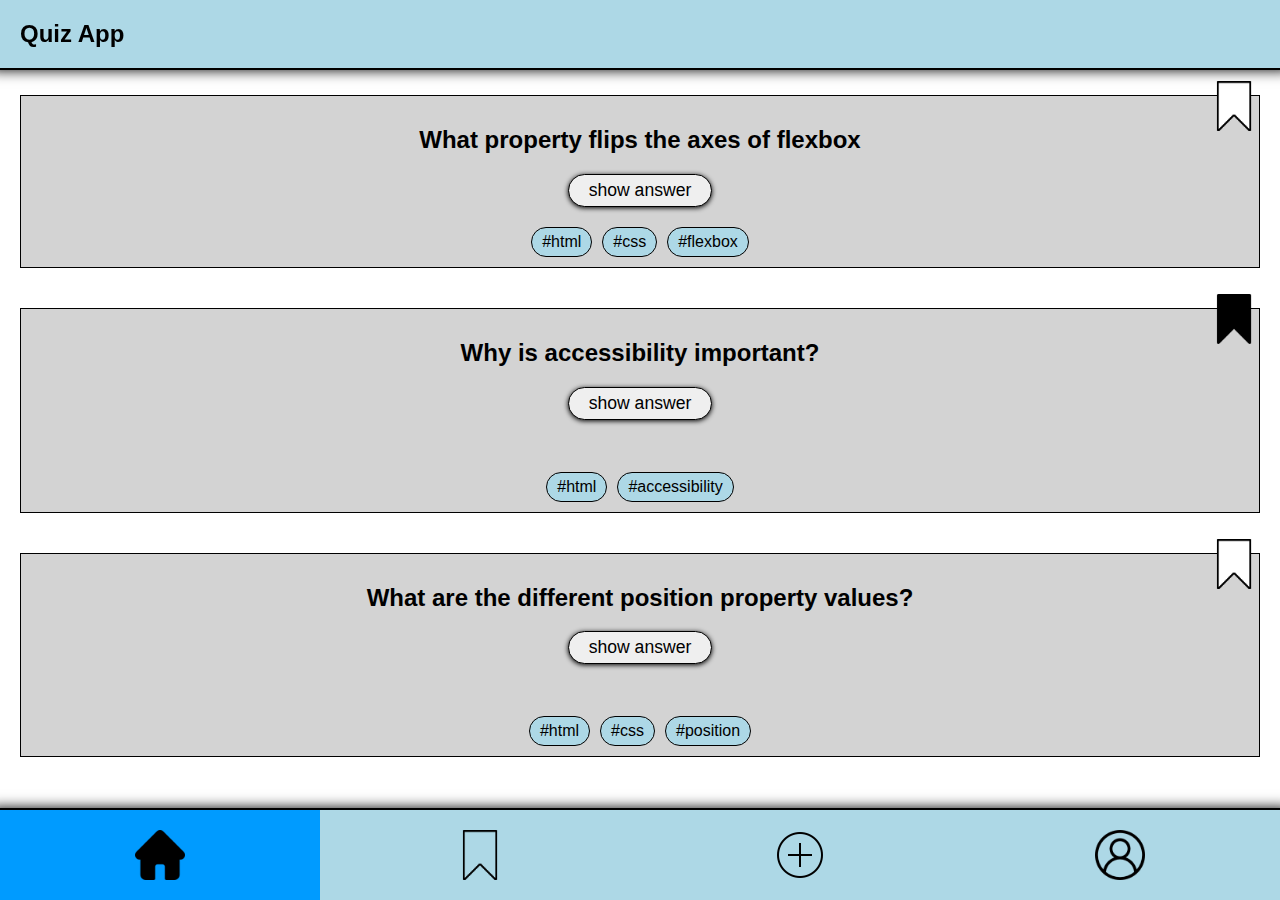
<file: index.html>
<!DOCTYPE html>
<html lang="en">
  <head>
    <meta charset="UTF-8" />
    <meta http-equiv="X-UA-Compatible" content="IE=edge" />
    <meta name="viewport" content="width=device-width, initial-scale=1.0" />
    <title>Document</title>
    <link rel="stylesheet" href="./styles.css" />
  </head>
  <body>
    <header>
      <h1>Quiz App</h1>
    </header>
    <main>
      <section class="question-card" data-js="question-card">
        <img
          class="question-card__icon"
          data-js="question-card__icon"
          src="./assets/bookmark.png"
          alt="bookmark"
        />
        <h2 class="question-card__title">
          What property flips the axes of flexbox
        </h2>
        <button class="question-card__button" data-js="question-card__button">
          show answer
        </button>
        <p class="question-card__answer" data-js="question-card__answer" hidden>
          I am an answer
        </p>
        <div class="question-card__tags">
          <div class="question-card__tag">#html</div>
          <div class="question-card__tag">#css</div>
          <div class="question-card__tag">#flexbox</div>
        </div>
      </section>
      <section class="question-card">
        <img
          class="question-card__icon question-card__icon--active"
          data-js="question-card__icon"
          src="./assets/bookmark_filled.png"
          alt="bookmark filled"
        />
        <h2 class="question-card__title">Why is accessibility important?</h2>
        <button class="question-card__button">show answer</button>
        <p class="question-card__answer"></p>
        <div class="question-card__tags">
          <div class="question-card__tag">#html</div>
          <div class="question-card__tag">#accessibility</div>
        </div>
      </section>
      <section class="question-card">
        <img
          class="question-card__icon"
          data-js="question-card__icon"
          src="./assets/bookmark.png"
          alt="bookmark"
        />
        <h2 class="question-card__title">
          What are the different position property values?
        </h2>
        <button class="question-card__button">show answer</button>
        <p class="question-card__answer"></p>
        <div class="question-card__tags">
          <div class="question-card__tag">#html</div>
          <div class="question-card__tag">#css</div>
          <div class="question-card__tag">#position</div>
        </div>
      </section>
    </main>
    <footer class="footer">
      <a href="index.html" class="footer__link footer__link--active">
        <img
          class="footer__icon footer__icon--filled"
          src="./assets/home_filled.png"
          alt="home filled"
        />
      </a>
      <a href="bookmark.html" class="footer__link">
        <img
          class="footer__icon"
          src="./assets/bookmark_transparent.png"
          alt="bookmark"
        />
      </a>
      <a href="form.html" class="footer__link">
        <img class="footer__icon" src="./assets/plus.png" alt="form" />
      </a>
      <a href="profile.html" class="footer__link">
        <img class="footer__icon" src="./assets/profile.png" alt="profile" />
      </a>
    </footer>
    <!-- <script type="module" src="./js/script.js"></script> -->
    <script type="module" src="./js/common.js"></script>
  </body>
</html>
</file>
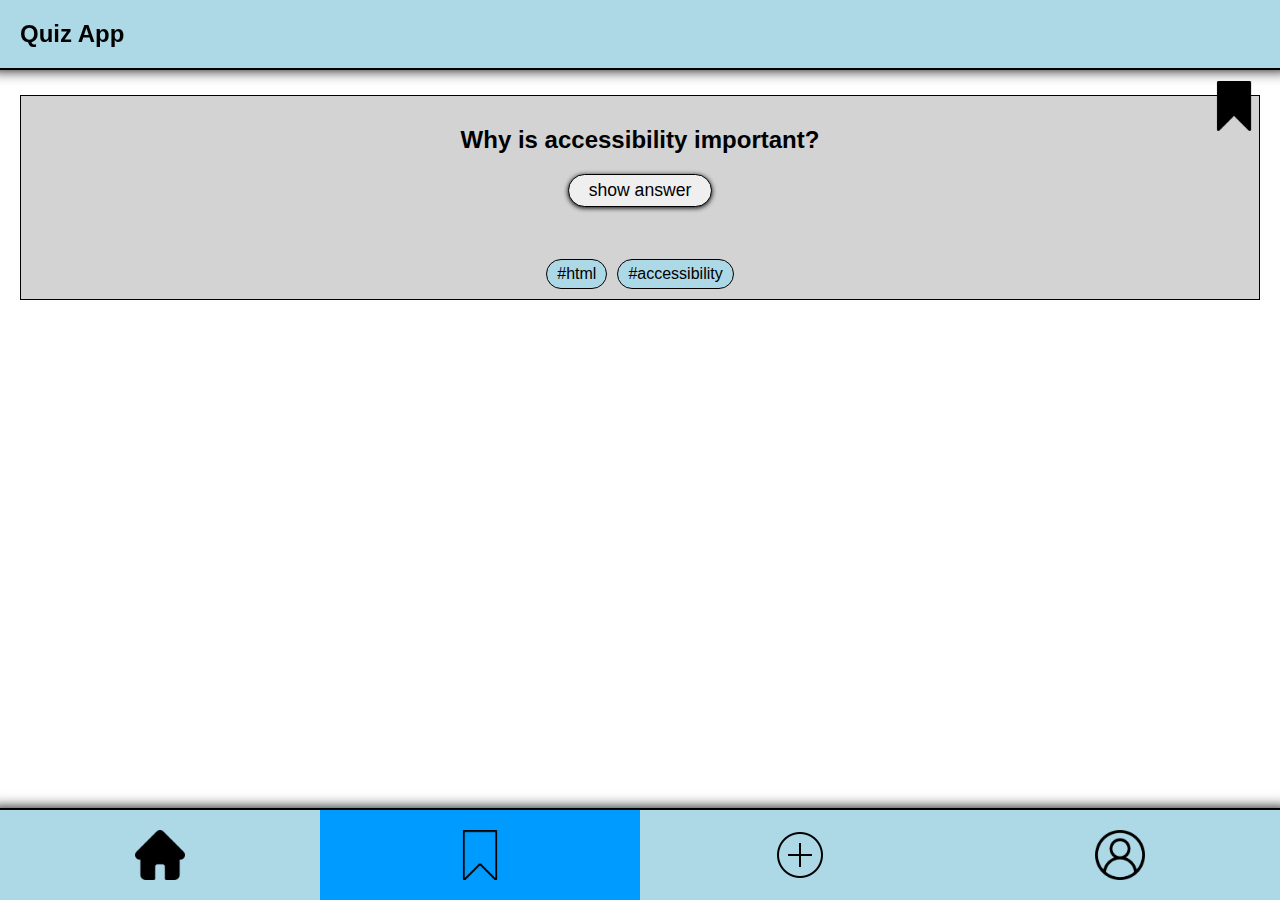
<file: bookmark.html>
<!DOCTYPE html>
<html lang="en">
  <head>
    <meta charset="UTF-8" />
    <meta http-equiv="X-UA-Compatible" content="IE=edge" />
    <meta name="viewport" content="width=device-width, initial-scale=1.0" />
    <title>Document</title>
    <link rel="stylesheet" href="./styles.css" />
  </head>
  <body>
    <header>
      <h1>Quiz App</h1>
    </header>
    <main>
      <section class="question-card">
        <img
          class="question-card__icon question-card__icon--active"
          src="./assets/bookmark_filled.png"
          alt="bookmark filled"
        />
        <h2 class="question-card__question">Why is accessibility important?</h2>
        <button class="question-card__button">show answer</button>
        <p class="question-card__answer"></p>
        <div class="question-card__tags">
          <div class="question-card__tag">#html</div>
          <div class="question-card__tag">#accessibility</div>
        </div>
      </section>
    </main>
    <footer class="footer">
      <a href="index.html" class="footer__link">
        <img
          class="footer__icon footer__icon--filled"
          src="./assets/home_filled.png"
          alt="home filled"
        />
      </a>
      <a href="bookmark.html" class="footer__link footer__link--active">
        <img
          class="footer__icon"
          src="./assets/bookmark_transparent.png"
          alt="bookmark"
        />
      </a>
      <a href="form.html" class="footer__link">
        <img class="footer__icon" src="./assets/plus.png" alt="form" />
      </a>
      <a href="profile.html" class="footer__link">
        <img class="footer__icon" src="./assets/profile.png" alt="profile" />
      </a>
    </footer>
  </body>
</html>
</file>
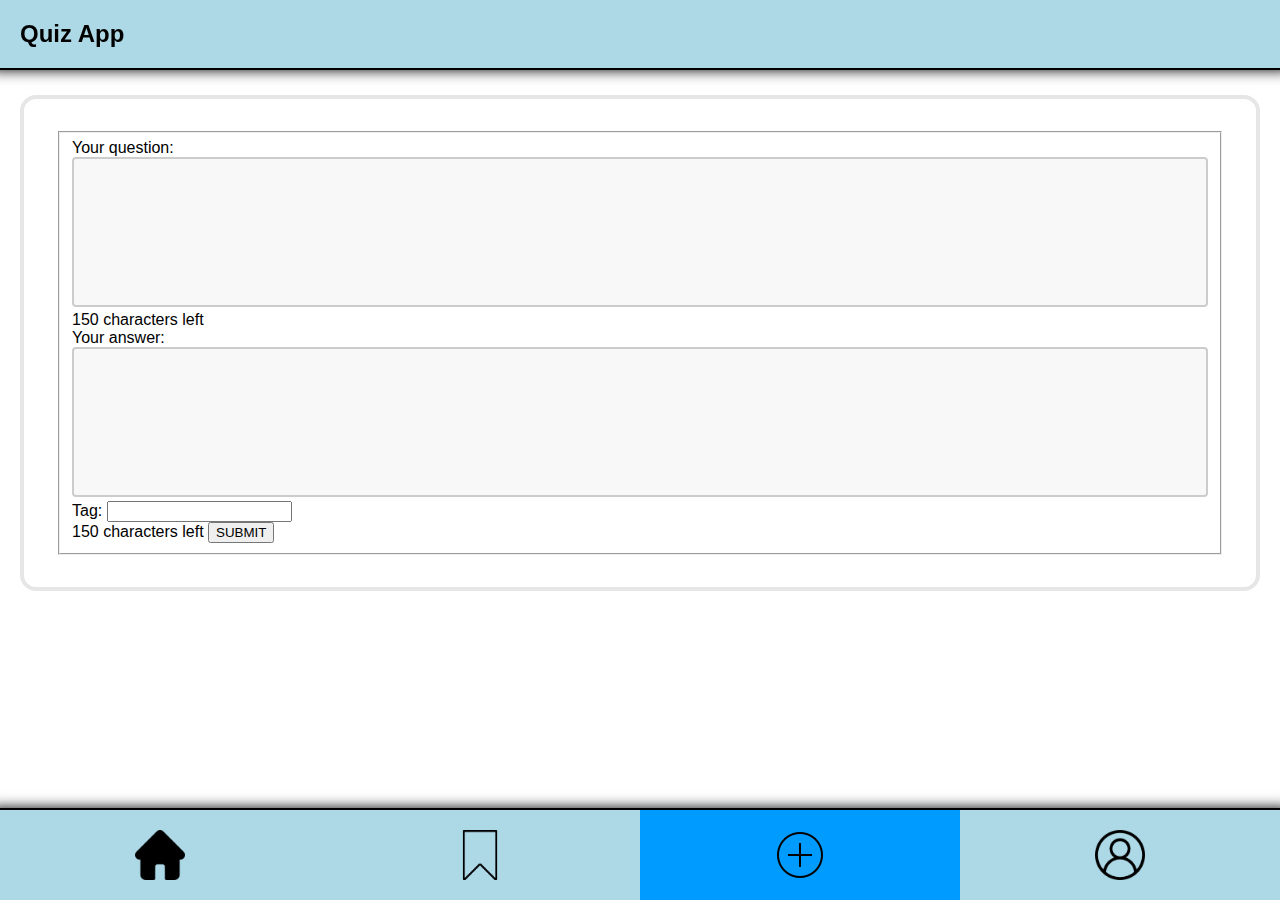
<file: form.html>
<!DOCTYPE html>
<html lang="en">
  <head>
    <meta charset="UTF-8" />
    <meta name="viewport" content="width=device-width, initial-scale=1.0" />
    <title>Form page</title>
    <link rel="stylesheet" href="./styles.css" />
  </head>
  <body>
    <header>
      <h1>Quiz App</h1>
    </header>
    <main>
      <div data-js="card-container">
        <form
          aria-labelledby="form-heading"
          aria-describedby="form-description"
          class="form-card"
          data-js="add-new-form-card"
        >
          <fieldset>
            <!-- Textarea: label & input -->
            <label for="form-question">Your question:</label>
            <br />
            <textarea
              name="form-question"
              id="form-question"
              data-js="input-question"
              rows="5"
              cols="33"
              maxlength="150"
              required
            ></textarea>

            <span class="form__character-count">
              <span data-js="amount-left-answer"></span> characters left
            </span>
            <br />
            <label for="form-answer">Your answer:</label> <br />
            <textarea
              name="form-answer"
              id="form-answer"
              data-js="input-answer"
              rows="5"
              cols="33"
              maxlength="150"
              required
            ></textarea>
            <br />
            <label for="tag">Tag:</label>
            <input
              type="text"
              name="tag"
              id="tag"
              required
              autocomplete="off"
            />
            <br />
            <span class="form__character-count">
              <span data-js="amount-left-answer"></span> characters left
            </span>
            <button type="submit">SUBMIT</button>
          </fieldset>
        </form>
      </div>
    </main>
    <footer class="footer">
      <a href="index.html" class="footer__link">
        <img
          class="footer__icon footer__icon--filled"
          src="./assets/home_filled.png"
          alt="home filled"
        />
      </a>
      <a href="bookmark.html" class="footer__link">
        <img
          class="footer__icon"
          src="./assets/bookmark_transparent.png"
          alt="bookmark"
        />
      </a>
      <a href="form.html" class="footer__link footer__link--active">
        <img class="footer__icon" src="./assets/plus.png" alt="form" />
      </a>
      <a href="profile.html" class="footer__link">
        <img class="footer__icon" src="./assets/profile.png" alt="profile" />
      </a>
    </footer>
    <script type="module" src="./js/form.js"></script>
  </body>
</html>
</file>
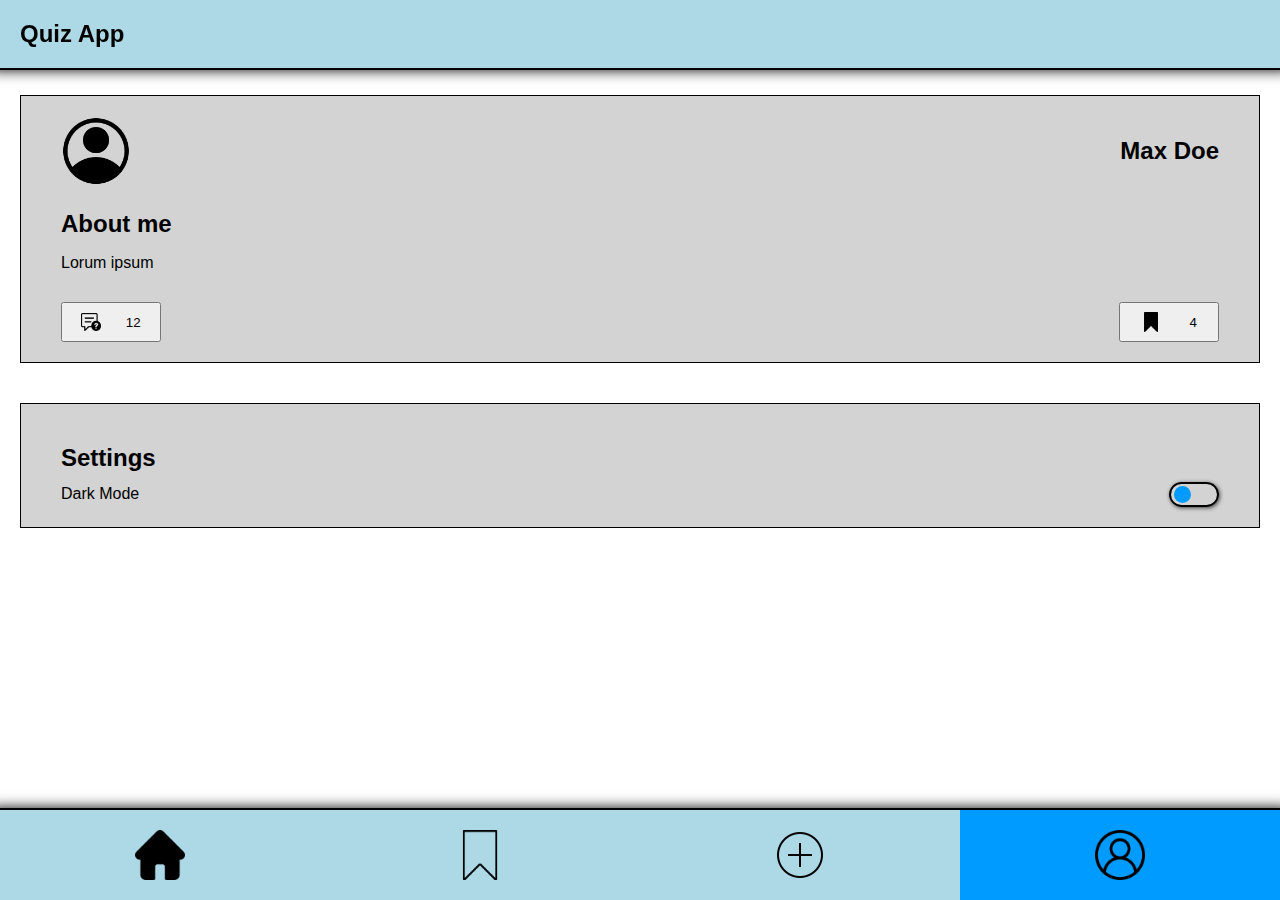
<file: profile.html>
<!DOCTYPE html>
<html lang="en">
  <head>
    <meta charset="UTF-8" />
    <meta http-equiv="X-UA-Compatible" content="IE=edge" />
    <meta name="viewport" content="width=device-width, initial-scale=1.0" />
    <title>Document</title>
    <link rel="stylesheet" href="./styles.css" />
  </head>
  <body>
    <header>
      <h1>Quiz App</h1>
    </header>
    <main>
      <section class="profile">
        <div class="profile__name-wrapper">
          <img
            class="profile__icon active"
            src="./assets/profile_filled.png"
            alt="profile filled"
          />
          <h2 class="profile__name">Max Doe</h2>
        </div>
        <h3 class="profile__about-me-header">About me</h3>
        <p class="profile__about-me-content">Lorum ipsum</p>
        <div class="profile__button-wrapper">
          <button class="profile__question-button">
            <img src="assets/question.png" />
            <span>12</span>
          </button>
          <button class="profile__bookmark-button">
            <img src="assets/bookmark_filled.png" />
            <span>4</span>
          </button>
        </div>
      </section>
      <section class="settings">
        <h2 class="settings__title">Settings</h2>
        <div class="settings__dark-mode-wrapper">
          <label for="dark-mode" class="settings__dark-mode-label"
            >Dark Mode</label
          >
          <div class="switch-container">
            <input id="dark-mode" type="checkbox" />
            <div class="switch"></div>
          </div>
        </div>
      </section>
    </main>
    <footer class="footer">
      <a href="index.html" class="footer__link">
        <img
          class="footer__icon footer__icon--filled"
          src="./assets/home_filled.png"
          alt="home filled"
        />
      </a>
      <a href="bookmark.html" class="footer__link">
        <img
          class="footer__icon"
          src="./assets/bookmark_transparent.png"
          alt="bookmark"
        />
      </a>
      <a href="form.html" class="footer__link">
        <img class="footer__icon" src="./assets/plus.png" alt="form" />
      </a>
      <a href="profile.html" class="footer__link footer__link--active">
        <img class="footer__icon" src="./assets/profile.png" alt="profile" />
      </a>
    </footer>
  </body>
</html>
</file>
<file: styles.css>
@import "./css/global.css";
@import "./css/components.css";
@import "./css/pages-home.css";
@import "./css/pages-profile.css";
</file>
